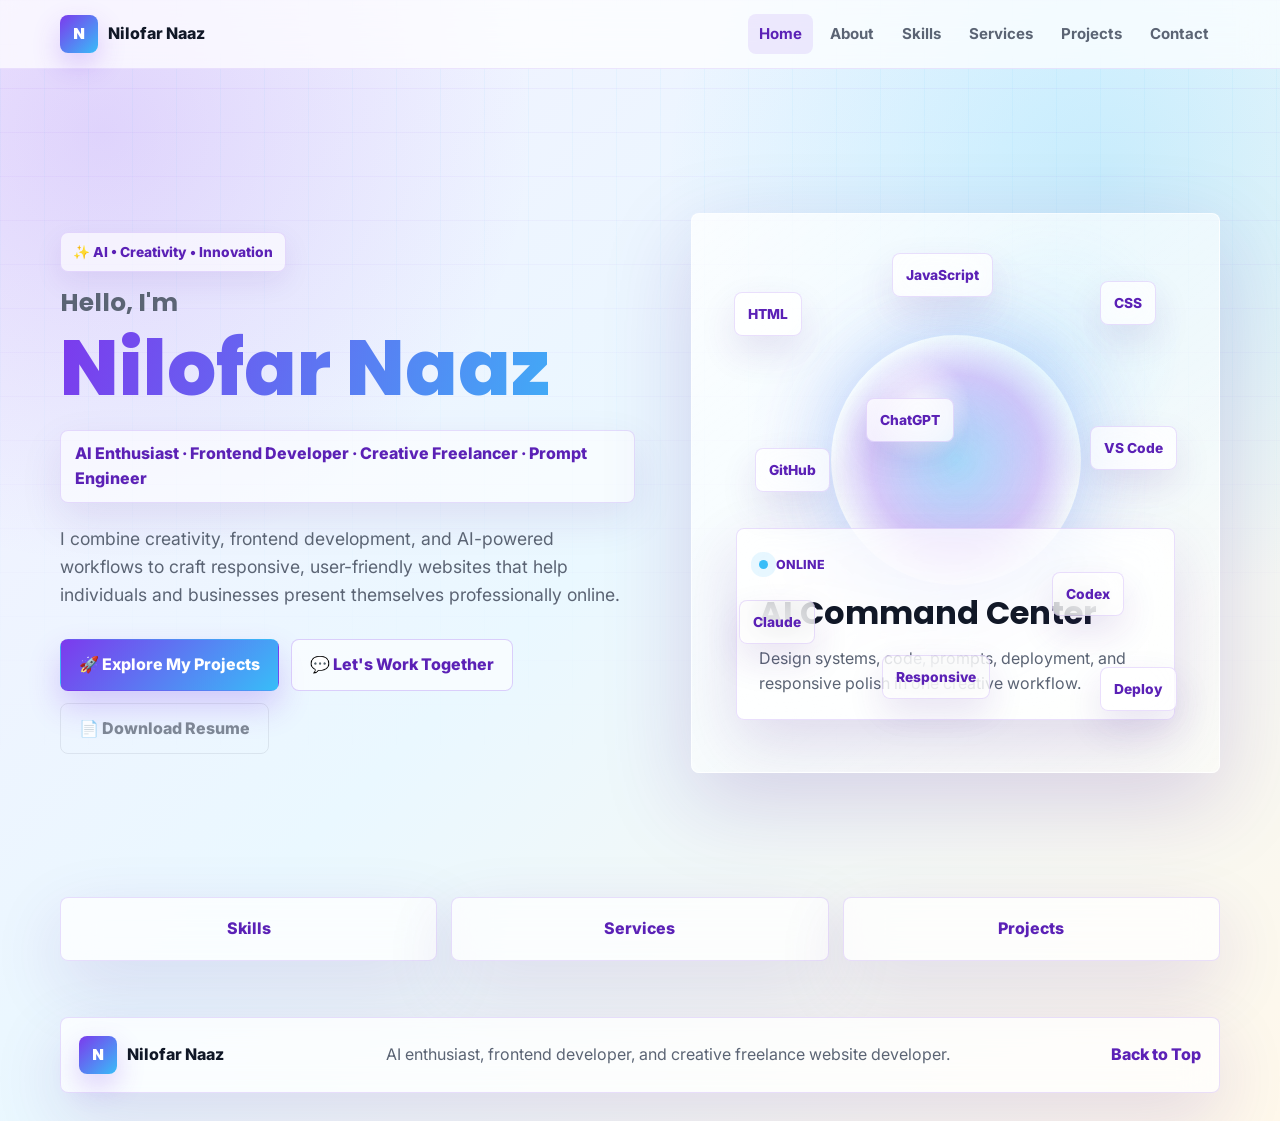
<file: index.html>
<!doctype html>
<html lang="en">
  <head>
    <meta charset="utf-8" />
    <meta name="viewport" content="width=device-width,initial-scale=1" />
    <meta
      name="description"
      content="Nilofar Naaz is an AI enthusiast, frontend developer, prompt engineer, and creative freelance website developer."
    />
    <title>Nilofar Naaz | AI & Frontend Portfolio</title>
    <link rel="preconnect" href="https://fonts.googleapis.com" />
    <link rel="preconnect" href="https://fonts.gstatic.com" crossorigin />
    <link
      href="https://fonts.googleapis.com/css2?family=Inter:wght@400;500;600;700;800&family=Poppins:wght@600;700;800&display=swap"
      rel="stylesheet"
    />
    <link rel="stylesheet" href="css/style.css" />
  </head>
  <body>
    <header class="site-header">
      <nav class="site-nav" aria-label="Primary navigation">
        <a href="index.html" class="logo" aria-label="Nilofar Naaz home">
          <span class="logo-mark">N</span>
          <span>Nilofar Naaz</span>
        </a>
        <ul class="nav-links">
          <li><a href="index.html" aria-current="page">Home</a></li>
          <li><a href="about.html">About</a></li>
          <li><a href="skills.html">Skills</a></li>
          <li><a href="services.html">Services</a></li>
          <li><a href="projects.html">Projects</a></li>
          <li><a href="contact.html">Contact</a></li>
        </ul>
      </nav>
    </header>

    <main>
      <section class="hero" id="home">
        <div class="hero-content">
          <p class="eyebrow">✨ AI • Creativity • Innovation</p>
          <h1>
            <span class="hero-kicker">Hello, I'm</span>
            <span class="hero-name">Nilofar Naaz</span>
          </h1>
          <p class="role-line">
            AI Enthusiast · Frontend Developer · Creative Freelancer · Prompt Engineer
          </p>
          <p class="hero-subtitle">
            I combine creativity, frontend development, and AI-powered workflows
            to craft responsive, user-friendly websites that help individuals
            and businesses present themselves professionally online.
          </p>

          <div class="hero-actions" aria-label="Primary actions">
            <a href="projects.html" class="btn">🚀 Explore My Projects</a>
            <a href="contact.html" class="btn btn-outline">💬 Let's Work Together</a>
            <span class="btn btn-ghost is-disabled" aria-disabled="true">📄 Download Resume</span>
          </div>
        </div>

        <div class="hero-visual command-center" aria-label="AI Command Center visual">
          <div class="command-orb"></div>
          <div class="command-panel">
            <span class="panel-status">Online</span>
            <strong>AI Command Center</strong>
            <p>Design systems, code, prompts, deployment, and responsive polish in one creative workflow.</p>
          </div>
          <span class="tool-chip chip-html">HTML</span>
          <span class="tool-chip chip-css">CSS</span>
          <span class="tool-chip chip-js">JavaScript</span>
          <span class="tool-chip chip-github">GitHub</span>
          <span class="tool-chip chip-vscode">VS Code</span>
          <span class="tool-chip chip-chatgpt">ChatGPT</span>
          <span class="tool-chip chip-claude">Claude</span>
          <span class="tool-chip chip-codex">Codex</span>
          <span class="tool-chip chip-responsive">Responsive</span>
          <span class="tool-chip chip-deploy">Deploy</span>
        </div>
      </section>

      <section class="preview-band" aria-label="Portfolio sections preview">
        <a class="preview-pill" href="skills.html">Skills</a>
        <a class="preview-pill" href="services.html">Services</a>
        <a class="preview-pill" href="projects.html">Projects</a>
      </section>
    </main>

    <footer class="site-footer">
      <div class="footer-inner">
        <a href="index.html" class="logo" aria-label="Nilofar Naaz home">
          <span class="logo-mark">N</span>
          <span>Nilofar Naaz</span>
        </a>
        <p>AI enthusiast, frontend developer, and creative freelance website developer.</p>
        <a href="#home" class="footer-link">Back to Top</a>
      </div>
    </footer>

    <script src="js/main.js"></script>
  </body>
</html>
</file>
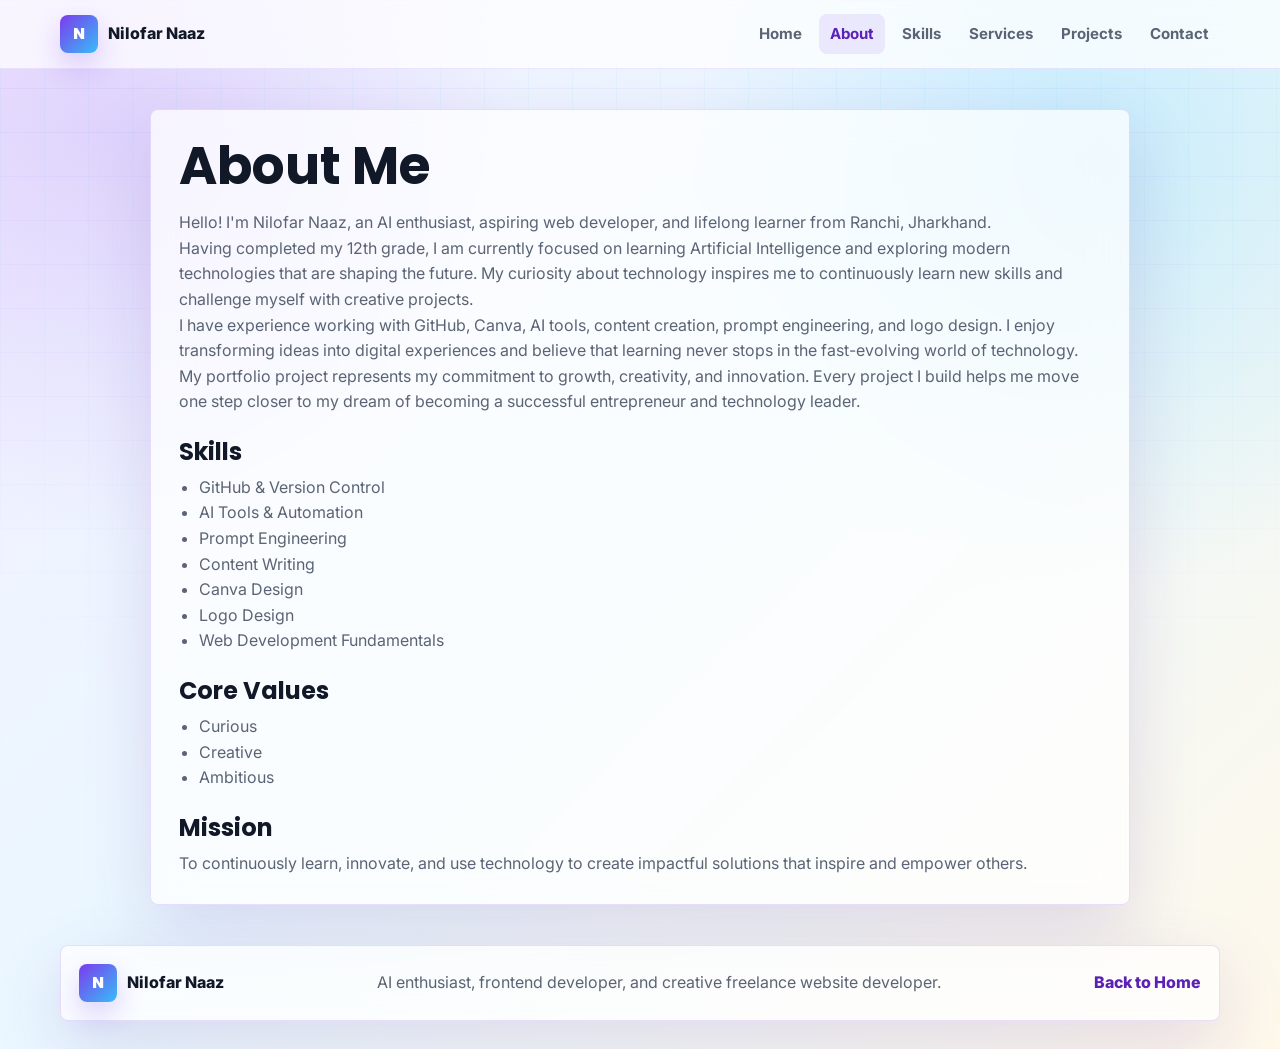
<file: about.html>
<!doctype html>
<html lang="en">
  <head>
    <meta charset="utf-8" />
    <meta name="viewport" content="width=device-width,initial-scale=1" />
    <meta
      name="description"
      content="Learn about Nilofar Naaz, an AI enthusiast, frontend developer, creative designer, and lifelong learner."
    />
    <title>About Nilofar Naaz | AI & Frontend Portfolio</title>
    <link rel="preconnect" href="https://fonts.googleapis.com" />
    <link rel="preconnect" href="https://fonts.gstatic.com" crossorigin />
    <link
      href="https://fonts.googleapis.com/css2?family=Inter:wght@400;500;600;700;800&family=Poppins:wght@600;700;800&display=swap"
      rel="stylesheet"
    />
    <link rel="stylesheet" href="css/style.css" />
  </head>
  <body>
    <header class="site-header">
      <nav class="site-nav" aria-label="Primary navigation">
        <a href="index.html" class="logo" aria-label="Nilofar Naaz home">
          <span class="logo-mark">N</span>
          <span>Nilofar Naaz</span>
        </a>
        <ul class="nav-links">
          <li><a href="index.html">Home</a></li>
          <li><a href="about.html" aria-current="page">About</a></li>
          <li><a href="skills.html">Skills</a></li>
          <li><a href="services.html">Services</a></li>
          <li><a href="projects.html">Projects</a></li>
          <li><a href="contact.html">Contact</a></li>
        </ul>
      </nav>
    </header>

    <main>
      <section class="about">
        <h1>About Me</h1>
        <p>Hello! I'm Nilofar Naaz, an AI enthusiast, aspiring web developer, and lifelong learner from Ranchi, Jharkhand.</p>
        <p>Having completed my 12th grade, I am currently focused on learning Artificial Intelligence and exploring modern technologies that are shaping the future. My curiosity about technology inspires me to continuously learn new skills and challenge myself with creative projects.</p>
        <p>I have experience working with GitHub, Canva, AI tools, content creation, prompt engineering, and logo design. I enjoy transforming ideas into digital experiences and believe that learning never stops in the fast-evolving world of technology.</p>
        <p>My portfolio project represents my commitment to growth, creativity, and innovation. Every project I build helps me move one step closer to my dream of becoming a successful entrepreneur and technology leader.</p>

        <h2>Skills</h2>
        <ul>
          <li>GitHub & Version Control</li>
          <li>AI Tools & Automation</li>
          <li>Prompt Engineering</li>
          <li>Content Writing</li>
          <li>Canva Design</li>
          <li>Logo Design</li>
          <li>Web Development Fundamentals</li>
        </ul>

        <h2>Core Values</h2>
        <ul>
          <li>Curious</li>
          <li>Creative</li>
          <li>Ambitious</li>
        </ul>

        <h2>Mission</h2>
        <p>To continuously learn, innovate, and use technology to create impactful solutions that inspire and empower others.</p>
      </section>
    </main>

    <footer class="site-footer">
      <div class="footer-inner">
        <a href="index.html" class="logo" aria-label="Nilofar Naaz home">
          <span class="logo-mark">N</span>
          <span>Nilofar Naaz</span>
        </a>
        <p>AI enthusiast, frontend developer, and creative freelance website developer.</p>
        <a href="index.html" class="footer-link">Back to Home</a>
      </div>
    </footer>

    <script src="js/main.js"></script>
  </body>
</html>
</file>
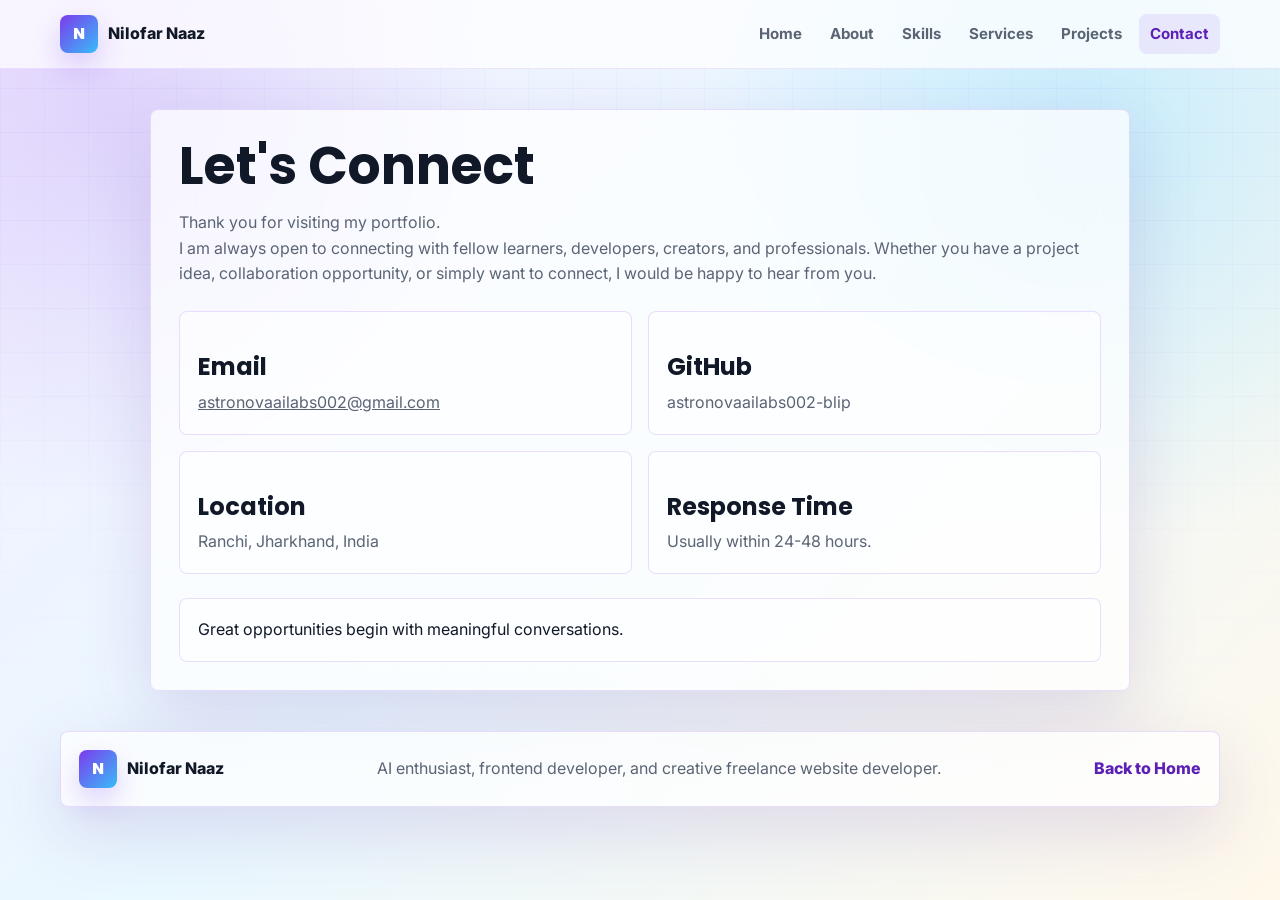
<file: contact.html>
<!doctype html>
<html lang="en">
  <head>
    <meta charset="utf-8" />
    <meta name="viewport" content="width=device-width,initial-scale=1" />
    <meta
      name="description"
      content="Contact Nilofar Naaz for portfolio websites, business websites, creative design, and AI-powered web development support."
    />
    <title>Contact Nilofar Naaz | AI & Frontend Portfolio</title>
    <link rel="preconnect" href="https://fonts.googleapis.com" />
    <link rel="preconnect" href="https://fonts.gstatic.com" crossorigin />
    <link
      href="https://fonts.googleapis.com/css2?family=Inter:wght@400;500;600;700;800&family=Poppins:wght@600;700;800&display=swap"
      rel="stylesheet"
    />
    <link rel="stylesheet" href="css/style.css" />
  </head>
  <body>
    <header class="site-header">
      <nav class="site-nav" aria-label="Primary navigation">
        <a href="index.html" class="logo" aria-label="Nilofar Naaz home">
          <span class="logo-mark">N</span>
          <span>Nilofar Naaz</span>
        </a>
        <ul class="nav-links">
          <li><a href="index.html">Home</a></li>
          <li><a href="about.html">About</a></li>
          <li><a href="skills.html">Skills</a></li>
          <li><a href="services.html">Services</a></li>
          <li><a href="projects.html">Projects</a></li>
          <li><a href="contact.html" aria-current="page">Contact</a></li>
        </ul>
      </nav>
    </header>

    <main>
      <section class="contact">
        <h1>Let's Connect</h1>
        <p>Thank you for visiting my portfolio.</p>
        <p>I am always open to connecting with fellow learners, developers, creators, and professionals. Whether you have a project idea, collaboration opportunity, or simply want to connect, I would be happy to hear from you.</p>

        <div class="contact-grid">
          <div>
            <h2>Email</h2>
            <p><a href="mailto:astronovaailabs002@gmail.com">astronovaailabs002@gmail.com</a></p>
          </div>
          <div>
            <h2>GitHub</h2>
            <p>astronovaailabs002-blip</p>
          </div>
          <div>
            <h2>Location</h2>
            <p>Ranchi, Jharkhand, India</p>
          </div>
          <div>
            <h2>Response Time</h2>
            <p>Usually within 24-48 hours.</p>
          </div>
        </div>

        <blockquote>Great opportunities begin with meaningful conversations.</blockquote>
      </section>
    </main>

    <footer class="site-footer">
      <div class="footer-inner">
        <a href="index.html" class="logo" aria-label="Nilofar Naaz home">
          <span class="logo-mark">N</span>
          <span>Nilofar Naaz</span>
        </a>
        <p>AI enthusiast, frontend developer, and creative freelance website developer.</p>
        <a href="index.html" class="footer-link">Back to Home</a>
      </div>
    </footer>

    <script src="js/main.js"></script>
  </body>
</html>
</file>
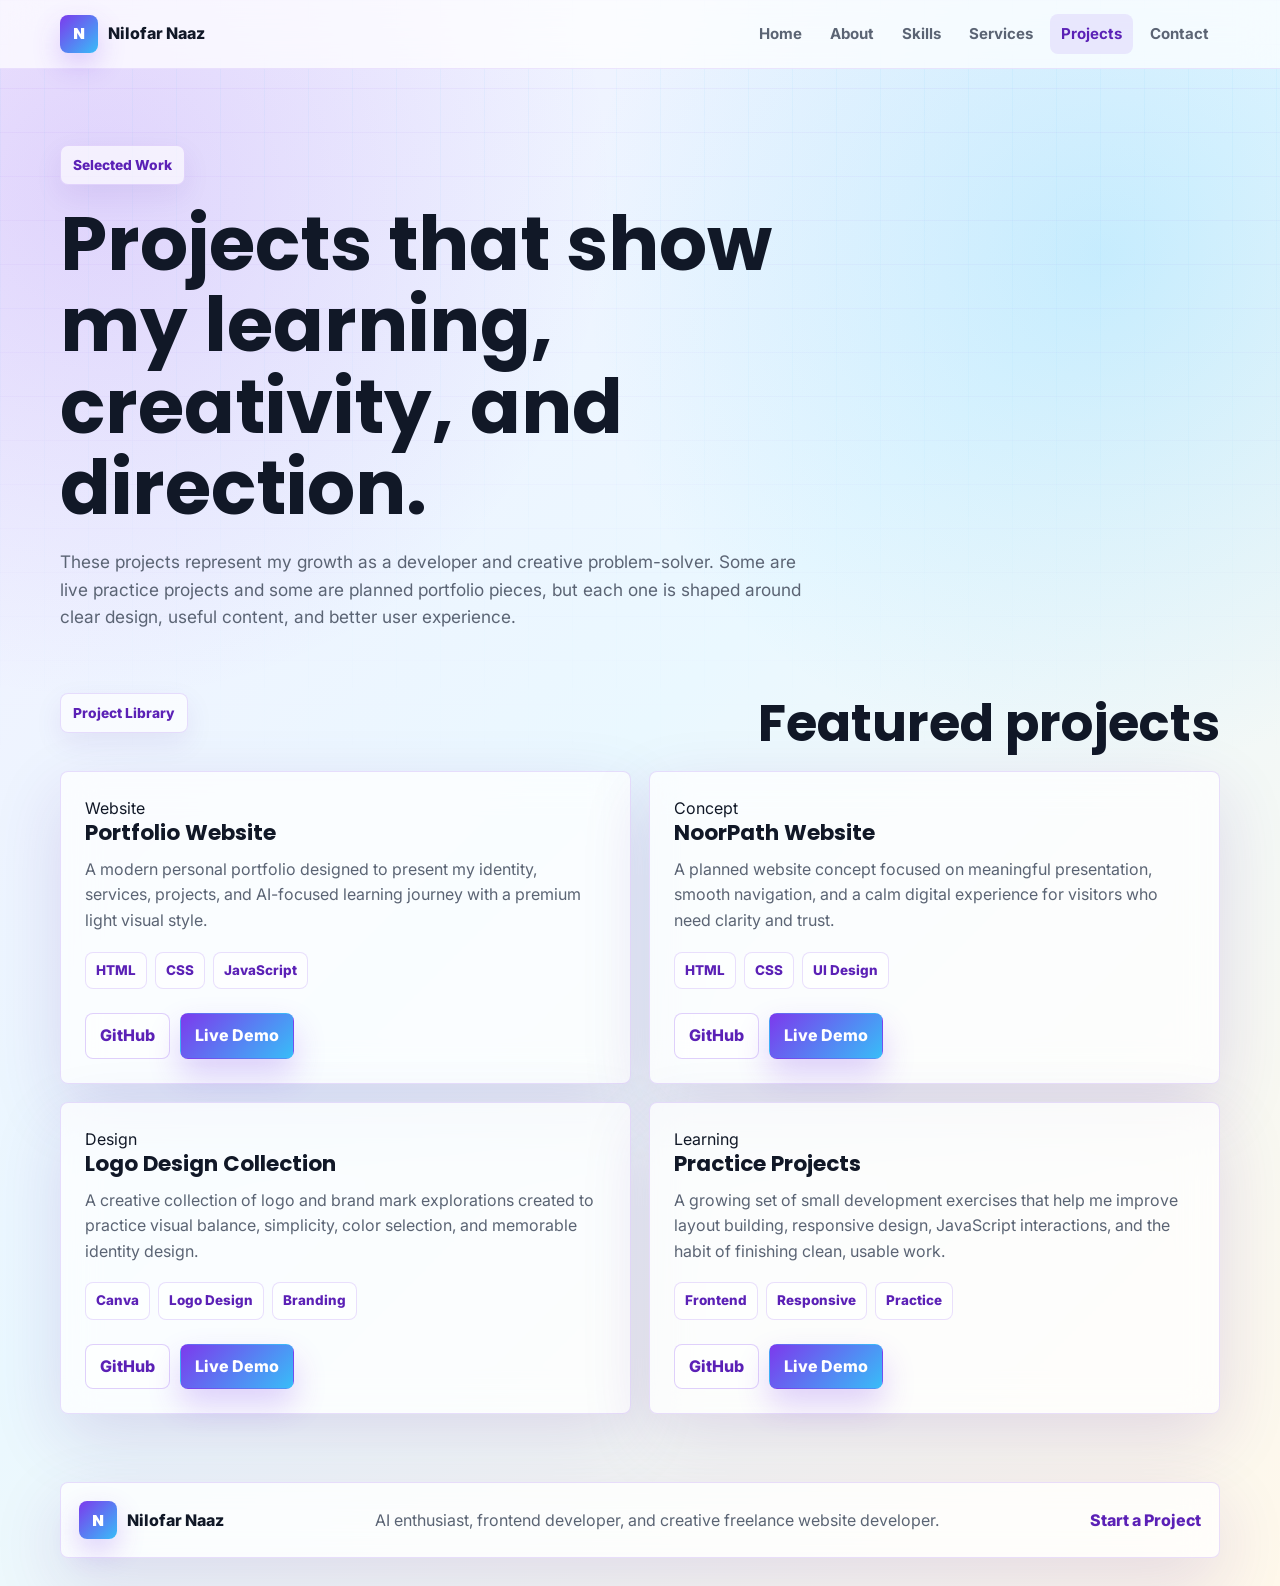
<file: projects.html>
<!doctype html>
<html lang="en">
  <head>
    <meta charset="utf-8" />
    <meta name="viewport" content="width=device-width,initial-scale=1" />
    <meta
      name="description"
      content="View selected portfolio, website, logo design, and practice projects by Nilofar Naaz."
    />
    <title>Projects | Nilofar Naaz Portfolio</title>
    <link rel="preconnect" href="https://fonts.googleapis.com" />
    <link rel="preconnect" href="https://fonts.gstatic.com" crossorigin />
    <link
      href="https://fonts.googleapis.com/css2?family=Inter:wght@400;500;600;700;800&family=Poppins:wght@600;700;800&display=swap"
      rel="stylesheet"
    />
    <link rel="stylesheet" href="css/style.css" />
  </head>
  <body>
    <header class="site-header">
      <nav class="site-nav" aria-label="Primary navigation">
        <a href="index.html" class="logo" aria-label="Nilofar Naaz home">
          <span class="logo-mark">N</span>
          <span>Nilofar Naaz</span>
        </a>
        <ul class="nav-links">
          <li><a href="index.html">Home</a></li>
          <li><a href="about.html">About</a></li>
          <li><a href="skills.html">Skills</a></li>
          <li><a href="services.html">Services</a></li>
          <li><a href="projects.html" aria-current="page">Projects</a></li>
          <li><a href="contact.html">Contact</a></li>
        </ul>
      </nav>
    </header>

    <main>
      <section class="page-hero">
        <p class="eyebrow">Selected Work</p>
        <h1>Projects that show my learning, creativity, and direction.</h1>
        <p>
          These projects represent my growth as a developer and creative
          problem-solver. Some are live practice projects and some are planned
          portfolio pieces, but each one is shaped around clear design, useful
          content, and better user experience.
        </p>
      </section>

      <section class="page-section">
        <div class="section-header">
          <p class="eyebrow">Project Library</p>
          <h2>Featured projects</h2>
        </div>

        <div class="card-grid project-grid">
          <article class="content-card project-card">
            <span class="card-label">Website</span>
            <h3>Portfolio Website</h3>
            <p>
              A modern personal portfolio designed to present my identity,
              services, projects, and AI-focused learning journey with a premium
              light visual style.
            </p>
            <ul class="tag-list">
              <li>HTML</li>
              <li>CSS</li>
              <li>JavaScript</li>
            </ul>
            <div class="project-actions">
              <a href="#" class="btn btn-outline">GitHub</a>
              <a href="#" class="btn">Live Demo</a>
            </div>
          </article>

          <article class="content-card project-card">
            <span class="card-label">Concept</span>
            <h3>NoorPath Website</h3>
            <p>
              A planned website concept focused on meaningful presentation,
              smooth navigation, and a calm digital experience for visitors who
              need clarity and trust.
            </p>
            <ul class="tag-list">
              <li>HTML</li>
              <li>CSS</li>
              <li>UI Design</li>
            </ul>
            <div class="project-actions">
              <a href="#" class="btn btn-outline">GitHub</a>
              <a href="#" class="btn">Live Demo</a>
            </div>
          </article>

          <article class="content-card project-card">
            <span class="card-label">Design</span>
            <h3>Logo Design Collection</h3>
            <p>
              A creative collection of logo and brand mark explorations created
              to practice visual balance, simplicity, color selection, and
              memorable identity design.
            </p>
            <ul class="tag-list">
              <li>Canva</li>
              <li>Logo Design</li>
              <li>Branding</li>
            </ul>
            <div class="project-actions">
              <a href="#" class="btn btn-outline">GitHub</a>
              <a href="#" class="btn">Live Demo</a>
            </div>
          </article>

          <article class="content-card project-card">
            <span class="card-label">Learning</span>
            <h3>Practice Projects</h3>
            <p>
              A growing set of small development exercises that help me improve
              layout building, responsive design, JavaScript interactions, and
              the habit of finishing clean, usable work.
            </p>
            <ul class="tag-list">
              <li>Frontend</li>
              <li>Responsive</li>
              <li>Practice</li>
            </ul>
            <div class="project-actions">
              <a href="#" class="btn btn-outline">GitHub</a>
              <a href="#" class="btn">Live Demo</a>
            </div>
          </article>
        </div>
      </section>
    </main>

    <footer class="site-footer">
      <div class="footer-inner">
        <a href="index.html" class="logo" aria-label="Nilofar Naaz home">
          <span class="logo-mark">N</span>
          <span>Nilofar Naaz</span>
        </a>
        <p>AI enthusiast, frontend developer, and creative freelance website developer.</p>
        <a href="contact.html" class="footer-link">Start a Project</a>
      </div>
    </footer>

    <script src="js/main.js"></script>
  </body>
</html>
</file>
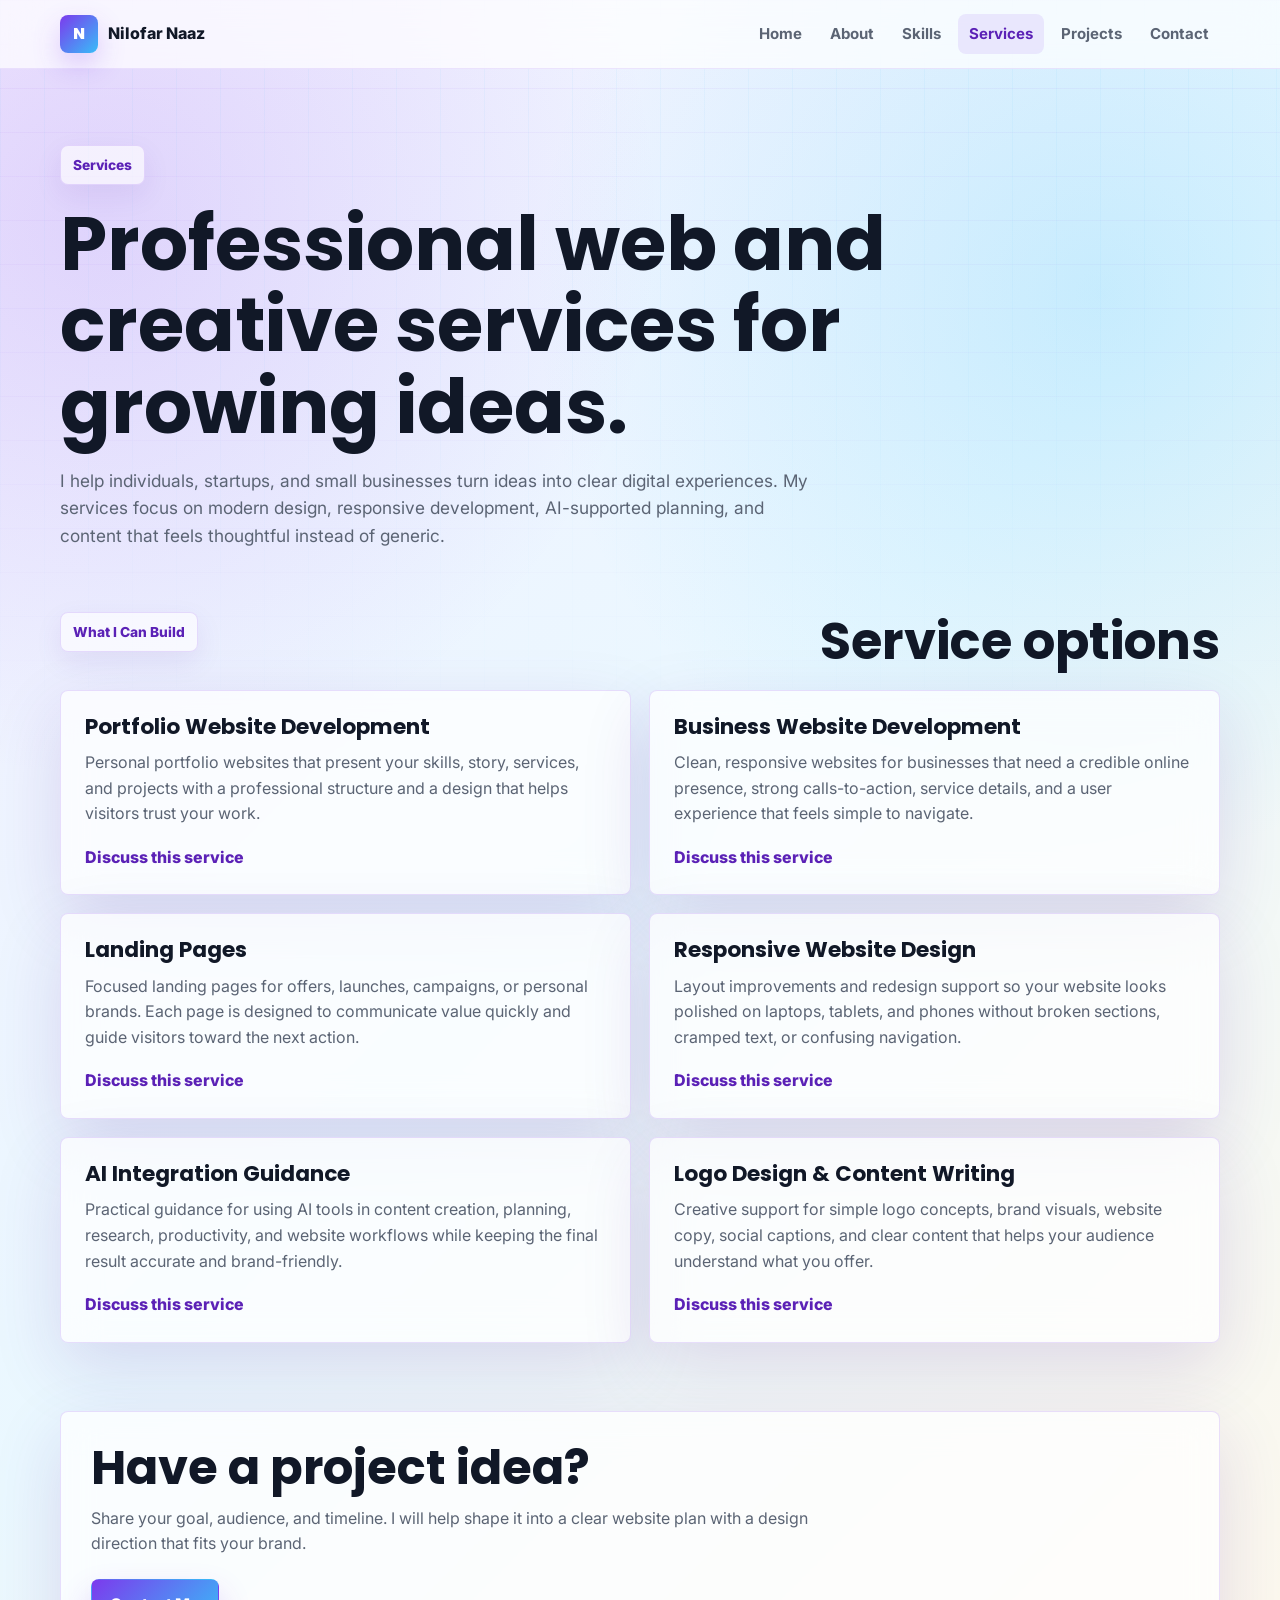
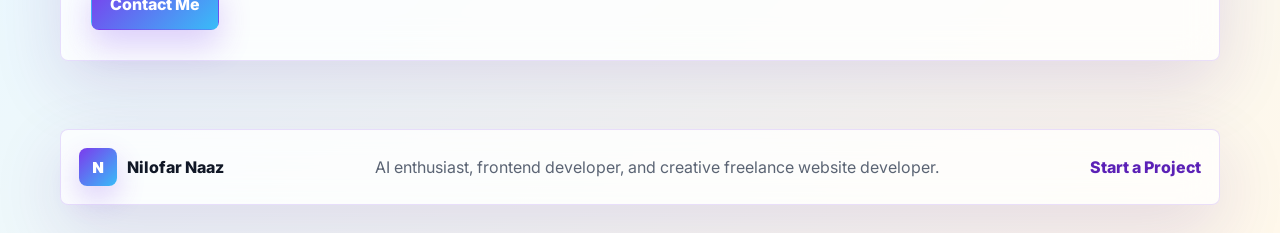
<file: services.html>
<!doctype html>
<html lang="en">
  <head>
    <meta charset="utf-8" />
    <meta name="viewport" content="width=device-width,initial-scale=1" />
    <meta
      name="description"
      content="Professional website, landing page, AI guidance, logo design, and content services by Nilofar Naaz."
    />
    <title>Services | Nilofar Naaz Portfolio</title>
    <link rel="preconnect" href="https://fonts.googleapis.com" />
    <link rel="preconnect" href="https://fonts.gstatic.com" crossorigin />
    <link
      href="https://fonts.googleapis.com/css2?family=Inter:wght@400;500;600;700;800&family=Poppins:wght@600;700;800&display=swap"
      rel="stylesheet"
    />
    <link rel="stylesheet" href="css/style.css" />
  </head>
  <body>
    <header class="site-header">
      <nav class="site-nav" aria-label="Primary navigation">
        <a href="index.html" class="logo" aria-label="Nilofar Naaz home">
          <span class="logo-mark">N</span>
          <span>Nilofar Naaz</span>
        </a>
        <ul class="nav-links">
          <li><a href="index.html">Home</a></li>
          <li><a href="about.html">About</a></li>
          <li><a href="skills.html">Skills</a></li>
          <li><a href="services.html" aria-current="page">Services</a></li>
          <li><a href="projects.html">Projects</a></li>
          <li><a href="contact.html">Contact</a></li>
        </ul>
      </nav>
    </header>

    <main>
      <section class="page-hero">
        <p class="eyebrow">Services</p>
        <h1>Professional web and creative services for growing ideas.</h1>
        <p>
          I help individuals, startups, and small businesses turn ideas into
          clear digital experiences. My services focus on modern design,
          responsive development, AI-supported planning, and content that feels
          thoughtful instead of generic.
        </p>
      </section>

      <section class="page-section">
        <div class="section-header">
          <p class="eyebrow">What I Can Build</p>
          <h2>Service options</h2>
        </div>

        <div class="card-grid">
          <article class="content-card">
            <h3>Portfolio Website Development</h3>
            <p>
              Personal portfolio websites that present your skills, story,
              services, and projects with a professional structure and a design
              that helps visitors trust your work.
            </p>
            <a href="contact.html" class="text-link">Discuss this service</a>
          </article>

          <article class="content-card">
            <h3>Business Website Development</h3>
            <p>
              Clean, responsive websites for businesses that need a credible
              online presence, strong calls-to-action, service details, and a
              user experience that feels simple to navigate.
            </p>
            <a href="contact.html" class="text-link">Discuss this service</a>
          </article>

          <article class="content-card">
            <h3>Landing Pages</h3>
            <p>
              Focused landing pages for offers, launches, campaigns, or personal
              brands. Each page is designed to communicate value quickly and
              guide visitors toward the next action.
            </p>
            <a href="contact.html" class="text-link">Discuss this service</a>
          </article>

          <article class="content-card">
            <h3>Responsive Website Design</h3>
            <p>
              Layout improvements and redesign support so your website looks
              polished on laptops, tablets, and phones without broken sections,
              cramped text, or confusing navigation.
            </p>
            <a href="contact.html" class="text-link">Discuss this service</a>
          </article>

          <article class="content-card">
            <h3>AI Integration Guidance</h3>
            <p>
              Practical guidance for using AI tools in content creation,
              planning, research, productivity, and website workflows while
              keeping the final result accurate and brand-friendly.
            </p>
            <a href="contact.html" class="text-link">Discuss this service</a>
          </article>

          <article class="content-card">
            <h3>Logo Design & Content Writing</h3>
            <p>
              Creative support for simple logo concepts, brand visuals, website
              copy, social captions, and clear content that helps your audience
              understand what you offer.
            </p>
            <a href="contact.html" class="text-link">Discuss this service</a>
          </article>
        </div>
      </section>

      <section class="cta-panel">
        <h2>Have a project idea?</h2>
        <p>
          Share your goal, audience, and timeline. I will help shape it into a
          clear website plan with a design direction that fits your brand.
        </p>
        <a href="contact.html" class="btn">Contact Me</a>
      </section>
    </main>

    <footer class="site-footer">
      <div class="footer-inner">
        <a href="index.html" class="logo" aria-label="Nilofar Naaz home">
          <span class="logo-mark">N</span>
          <span>Nilofar Naaz</span>
        </a>
        <p>AI enthusiast, frontend developer, and creative freelance website developer.</p>
        <a href="contact.html" class="footer-link">Start a Project</a>
      </div>
    </footer>

    <script src="js/main.js"></script>
  </body>
</html>
</file>
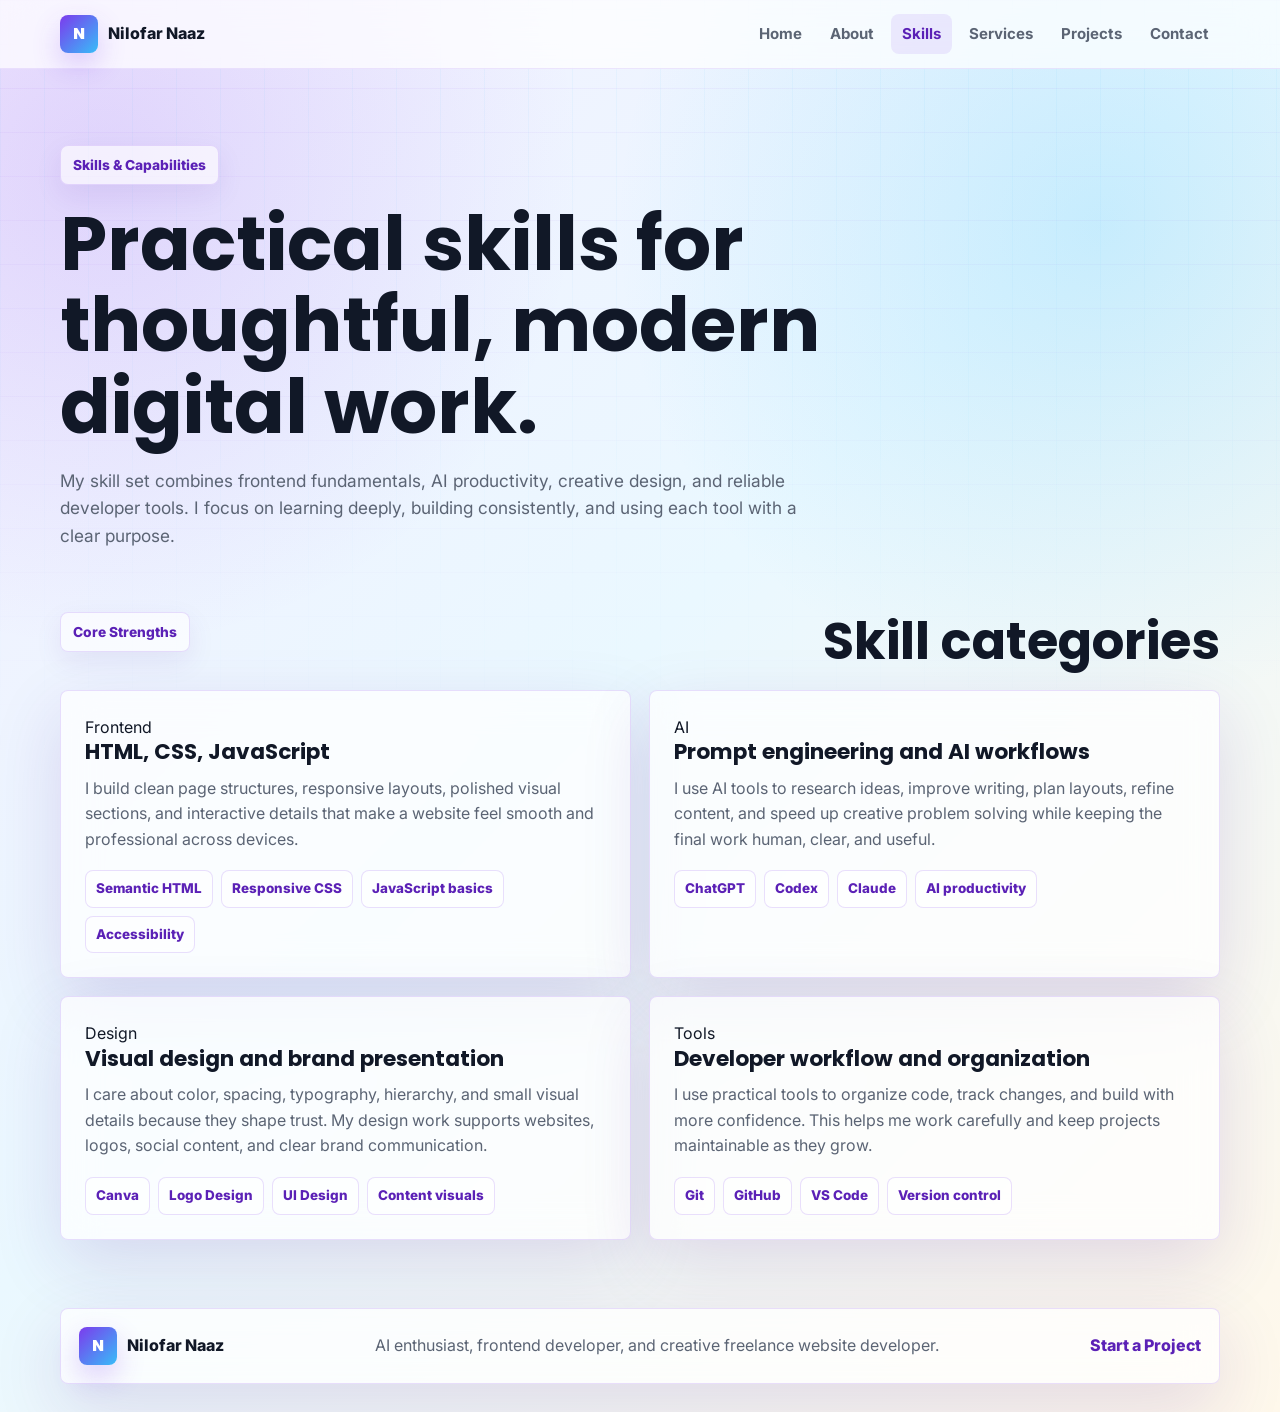
<file: skills.html>
<!doctype html>
<html lang="en">
  <head>
    <meta charset="utf-8" />
    <meta name="viewport" content="width=device-width,initial-scale=1" />
    <meta
      name="description"
      content="Explore Nilofar Naaz's frontend, AI, design, and developer tool skills for modern website projects."
    />
    <title>Skills | Nilofar Naaz Portfolio</title>
    <link rel="preconnect" href="https://fonts.googleapis.com" />
    <link rel="preconnect" href="https://fonts.gstatic.com" crossorigin />
    <link
      href="https://fonts.googleapis.com/css2?family=Inter:wght@400;500;600;700;800&family=Poppins:wght@600;700;800&display=swap"
      rel="stylesheet"
    />
    <link rel="stylesheet" href="css/style.css" />
  </head>
  <body>
    <header class="site-header">
      <nav class="site-nav" aria-label="Primary navigation">
        <a href="index.html" class="logo" aria-label="Nilofar Naaz home">
          <span class="logo-mark">N</span>
          <span>Nilofar Naaz</span>
        </a>
        <ul class="nav-links">
          <li><a href="index.html">Home</a></li>
          <li><a href="about.html">About</a></li>
          <li><a href="skills.html" aria-current="page">Skills</a></li>
          <li><a href="services.html">Services</a></li>
          <li><a href="projects.html">Projects</a></li>
          <li><a href="contact.html">Contact</a></li>
        </ul>
      </nav>
    </header>

    <main>
      <section class="page-hero">
        <p class="eyebrow">Skills & Capabilities</p>
        <h1>Practical skills for thoughtful, modern digital work.</h1>
        <p>
          My skill set combines frontend fundamentals, AI productivity, creative
          design, and reliable developer tools. I focus on learning deeply,
          building consistently, and using each tool with a clear purpose.
        </p>
      </section>

      <section class="page-section">
        <div class="section-header">
          <p class="eyebrow">Core Strengths</p>
          <h2>Skill categories</h2>
        </div>

        <div class="card-grid">
          <article class="content-card">
            <span class="card-label">Frontend</span>
            <h3>HTML, CSS, JavaScript</h3>
            <p>
              I build clean page structures, responsive layouts, polished visual
              sections, and interactive details that make a website feel smooth
              and professional across devices.
            </p>
            <ul class="tag-list">
              <li>Semantic HTML</li>
              <li>Responsive CSS</li>
              <li>JavaScript basics</li>
              <li>Accessibility</li>
            </ul>
          </article>

          <article class="content-card">
            <span class="card-label">AI</span>
            <h3>Prompt engineering and AI workflows</h3>
            <p>
              I use AI tools to research ideas, improve writing, plan layouts,
              refine content, and speed up creative problem solving while keeping
              the final work human, clear, and useful.
            </p>
            <ul class="tag-list">
              <li>ChatGPT</li>
              <li>Codex</li>
              <li>Claude</li>
              <li>AI productivity</li>
            </ul>
          </article>

          <article class="content-card">
            <span class="card-label">Design</span>
            <h3>Visual design and brand presentation</h3>
            <p>
              I care about color, spacing, typography, hierarchy, and small
              visual details because they shape trust. My design work supports
              websites, logos, social content, and clear brand communication.
            </p>
            <ul class="tag-list">
              <li>Canva</li>
              <li>Logo Design</li>
              <li>UI Design</li>
              <li>Content visuals</li>
            </ul>
          </article>

          <article class="content-card">
            <span class="card-label">Tools</span>
            <h3>Developer workflow and organization</h3>
            <p>
              I use practical tools to organize code, track changes, and build
              with more confidence. This helps me work carefully and keep
              projects maintainable as they grow.
            </p>
            <ul class="tag-list">
              <li>Git</li>
              <li>GitHub</li>
              <li>VS Code</li>
              <li>Version control</li>
            </ul>
          </article>
        </div>
      </section>
    </main>

    <footer class="site-footer">
      <div class="footer-inner">
        <a href="index.html" class="logo" aria-label="Nilofar Naaz home">
          <span class="logo-mark">N</span>
          <span>Nilofar Naaz</span>
        </a>
        <p>AI enthusiast, frontend developer, and creative freelance website developer.</p>
        <a href="contact.html" class="footer-link">Start a Project</a>
      </div>
    </footer>

    <script src="js/main.js"></script>
  </body>
</html>
</file>
<file: css/style.css>
/* Premium portfolio foundation */
:root {
  --primary: #7c3aed;
  --primary-dark: #5b21b6;
  --secondary: #38bdf8;
  --ink: #111827;
  --muted: #5b6474;
  --soft-lavender: #f4efff;
  --soft-blue: #eaf8ff;
  --soft-cream: #fff8eb;
  --glass: rgba(255, 255, 255, 0.72);
  --glass-border: rgba(124, 58, 237, 0.16);
  --shadow: 0 24px 70px rgba(76, 29, 149, 0.14);
  --radius: 8px;
}

* {
  box-sizing: border-box;
  margin: 0;
  padding: 0;
}

html {
  scroll-behavior: smooth;
}

body {
  min-height: 100vh;
  overflow-x: hidden;
  color: var(--ink);
  font-family: "Inter", "Segoe UI", Arial, sans-serif;
  line-height: 1.6;
  background:
    radial-gradient(circle at 8% 12%, rgba(124, 58, 237, 0.16), transparent 28%),
    radial-gradient(circle at 86% 16%, rgba(56, 189, 248, 0.2), transparent 30%),
    linear-gradient(135deg, var(--soft-lavender) 0%, var(--soft-blue) 48%, var(--soft-cream) 100%);
}

body::before {
  content: "";
  position: fixed;
  inset: 0;
  z-index: -1;
  background-image:
    linear-gradient(rgba(124, 58, 237, 0.06) 1px, transparent 1px),
    linear-gradient(90deg, rgba(56, 189, 248, 0.06) 1px, transparent 1px);
  background-size: 44px 44px;
  mask-image: linear-gradient(to bottom, rgba(0, 0, 0, 0.9), transparent 86%);
}

a {
  color: inherit;
}

.site-header,
body > header:not(.site-header) {
  position: sticky;
  top: 0;
  z-index: 20;
  border-bottom: 1px solid rgba(124, 58, 237, 0.12);
  background: rgba(255, 255, 255, 0.72);
  backdrop-filter: blur(18px);
}

.site-nav,
body > header:not(.site-header) nav {
  width: min(1160px, calc(100% - 32px));
  margin: 0 auto;
  display: flex;
  align-items: center;
  justify-content: space-between;
  gap: 24px;
  padding: 14px 0;
}

.logo {
  display: inline-flex;
  align-items: center;
  gap: 10px;
  color: var(--ink);
  font-weight: 800;
  text-decoration: none;
  white-space: nowrap;
}

.logo-mark {
  display: grid;
  width: 38px;
  height: 38px;
  place-items: center;
  border-radius: var(--radius);
  color: #fff;
  font-family: "Poppins", sans-serif;
  background: linear-gradient(135deg, var(--primary), var(--secondary));
  box-shadow: 0 12px 28px rgba(124, 58, 237, 0.24);
}

.nav-links {
  list-style: none;
  display: flex;
  align-items: center;
  justify-content: flex-end;
  gap: 6px;
  flex-wrap: wrap;
}

.nav-links a {
  display: block;
  padding: 8px 11px;
  border-radius: var(--radius);
  color: var(--muted);
  font-size: 0.94rem;
  font-weight: 700;
  text-decoration: none;
  transition: color 0.2s ease, background-color 0.2s ease, transform 0.2s ease;
}

.nav-links a:hover,
.nav-links a:focus-visible,
.nav-links a[aria-current="page"] {
  color: var(--primary-dark);
  background: rgba(124, 58, 237, 0.1);
}

.hero {
  width: min(1160px, calc(100% - 32px));
  min-height: calc(100vh - 72px);
  margin: 0 auto;
  display: grid;
  grid-template-columns: minmax(0, 1fr) minmax(340px, 0.92fr);
  align-items: center;
  gap: 56px;
  padding: 72px 0 52px;
}

.hero-content {
  animation: slide-up 0.7s ease both;
}

.eyebrow {
  width: fit-content;
  margin-bottom: 18px;
  padding: 8px 12px;
  border: 1px solid rgba(124, 58, 237, 0.16);
  border-radius: var(--radius);
  color: var(--primary-dark);
  font-size: 0.86rem;
  font-weight: 800;
  background: rgba(255, 255, 255, 0.64);
  box-shadow: 0 10px 28px rgba(76, 29, 149, 0.08);
}

h1,
h2,
h3 {
  font-family: "Poppins", "Inter", sans-serif;
  line-height: 1.08;
  letter-spacing: 0;
}

.hero h1 {
  max-width: 760px;
  font-size: clamp(2.55rem, 6vw, 5.35rem);
  font-weight: 800;
}

.hero-kicker {
  display: block;
  margin-bottom: 10px;
  color: var(--muted);
  font-size: clamp(1.2rem, 2vw, 1.55rem);
  font-weight: 700;
}

.hero-name {
  display: block;
  color: transparent;
  background: linear-gradient(110deg, var(--primary), var(--secondary));
  background-clip: text;
  -webkit-background-clip: text;
}

.role-line {
  width: fit-content;
  margin-top: 20px;
  padding: 10px 14px;
  border: 1px solid var(--glass-border);
  border-radius: var(--radius);
  color: var(--primary-dark);
  font-weight: 800;
  background: rgba(255, 255, 255, 0.6);
  box-shadow: 0 16px 42px rgba(76, 29, 149, 0.1);
}

.hero-subtitle {
  max-width: 680px;
  margin-top: 22px;
  color: var(--muted);
  font-size: 1.1rem;
}

.hero-actions {
  display: flex;
  align-items: center;
  flex-wrap: wrap;
  gap: 12px;
  margin-top: 30px;
}

.btn {
  display: inline-flex;
  min-height: 48px;
  align-items: center;
  justify-content: center;
  padding: 12px 18px;
  border: 1px solid transparent;
  border-radius: var(--radius);
  color: #fff;
  font-weight: 800;
  text-decoration: none;
  background: linear-gradient(135deg, var(--primary), var(--secondary));
  box-shadow: 0 16px 32px rgba(124, 58, 237, 0.24);
  transition: transform 0.2s ease, box-shadow 0.2s ease, background-color 0.2s ease;
}

.btn:hover,
.btn:focus-visible {
  transform: translateY(-2px);
  box-shadow: 0 22px 42px rgba(124, 58, 237, 0.28);
}

.btn-outline {
  color: var(--primary-dark);
  border-color: rgba(124, 58, 237, 0.24);
  background: rgba(255, 255, 255, 0.62);
  box-shadow: none;
}

.btn-ghost {
  color: var(--muted);
  border-color: rgba(17, 24, 39, 0.1);
  background: transparent;
  box-shadow: none;
}

.is-disabled {
  cursor: not-allowed;
  opacity: 0.76;
}

.hero-visual {
  position: relative;
  min-height: 560px;
  border: 1px solid rgba(255, 255, 255, 0.7);
  border-radius: var(--radius);
  overflow: hidden;
  background:
    linear-gradient(145deg, rgba(255, 255, 255, 0.76), rgba(255, 255, 255, 0.38)),
    radial-gradient(circle at 50% 45%, rgba(124, 58, 237, 0.2), transparent 34%),
    radial-gradient(circle at 68% 24%, rgba(56, 189, 248, 0.24), transparent 24%);
  box-shadow: 0 28px 90px rgba(76, 29, 149, 0.18);
  animation: fade-in 0.8s 0.12s ease both;
}

.command-center {
  isolation: isolate;
}

.command-orb {
  position: absolute;
  left: 50%;
  top: 44%;
  width: min(250px, 54%);
  aspect-ratio: 1;
  transform: translate(-50%, -50%);
  border-radius: 50%;
  background:
    radial-gradient(circle at 35% 30%, rgba(255, 255, 255, 0.95), transparent 22%),
    radial-gradient(circle, rgba(56, 189, 248, 0.38), rgba(124, 58, 237, 0.24) 48%, transparent 70%);
  box-shadow:
    0 0 70px rgba(56, 189, 248, 0.24),
    0 0 90px rgba(124, 58, 237, 0.2);
}

.command-panel {
  position: absolute;
  left: 44px;
  right: 44px;
  bottom: 52px;
  z-index: 3;
  padding: 22px;
  border: 1px solid var(--glass-border);
  border-radius: var(--radius);
  background: rgba(255, 255, 255, 0.72);
  box-shadow: 0 24px 62px rgba(76, 29, 149, 0.15);
  backdrop-filter: blur(18px);
}

.command-panel strong {
  display: block;
  margin-top: 10px;
  font-family: "Poppins", sans-serif;
  font-size: clamp(1.35rem, 3vw, 2rem);
}

.command-panel p {
  margin-top: 8px;
  color: var(--muted);
}

.panel-status {
  display: inline-flex;
  align-items: center;
  gap: 8px;
  color: var(--primary-dark);
  font-size: 0.78rem;
  font-weight: 800;
  text-transform: uppercase;
}

.panel-status::before {
  content: "";
  width: 9px;
  height: 9px;
  border-radius: 50%;
  background: var(--secondary);
  box-shadow: 0 0 0 8px rgba(56, 189, 248, 0.12);
}

.tool-chip {
  position: absolute;
  z-index: 4;
  padding: 10px 13px;
  border: 1px solid var(--glass-border);
  border-radius: var(--radius);
  color: var(--primary-dark);
  font-size: 0.86rem;
  font-weight: 800;
  background: rgba(255, 255, 255, 0.7);
  box-shadow: 0 16px 36px rgba(76, 29, 149, 0.12);
  backdrop-filter: blur(18px);
  animation: float-card 6s ease-in-out infinite;
}

.chip-html {
  left: 8%;
  top: 14%;
  animation-delay: 0s;
}

.chip-css {
  right: 12%;
  top: 12%;
  animation-delay: -1.4s;
}

.chip-js {
  left: 38%;
  top: 7%;
  animation-delay: -2.2s;
}

.chip-github {
  left: 12%;
  top: 42%;
  animation-delay: -3.1s;
}

.chip-vscode {
  right: 8%;
  top: 38%;
  animation-delay: -0.8s;
}

.chip-chatgpt {
  left: 33%;
  top: 33%;
  animation-delay: -2.8s;
}

.chip-claude {
  left: 9%;
  bottom: 23%;
  animation-delay: -1.9s;
}

.chip-codex {
  right: 18%;
  bottom: 28%;
  animation-delay: -3.6s;
}

.chip-responsive {
  left: 36%;
  bottom: 13%;
  animation-delay: -0.5s;
}

.chip-deploy {
  right: 8%;
  bottom: 11%;
  animation-delay: -2.5s;
}

.preview-band {
  width: min(1160px, calc(100% - 32px));
  margin: 0 auto 56px;
  display: grid;
  grid-template-columns: repeat(3, 1fr);
  gap: 14px;
}

.preview-pill {
  padding: 18px;
  border: 1px solid var(--glass-border);
  border-radius: var(--radius);
  color: var(--primary-dark);
  font-weight: 800;
  text-align: center;
  text-decoration: none;
  background: var(--glass);
  box-shadow: var(--shadow);
  backdrop-filter: blur(18px);
  transition: transform 0.2s ease, box-shadow 0.2s ease;
}

.preview-pill:hover,
.preview-pill:focus-visible {
  transform: translateY(-3px);
}

.page-hero,
.page-section,
.cta-panel {
  width: min(1160px, calc(100% - 32px));
  margin: 0 auto;
}

.page-hero {
  padding: 76px 0 34px;
}

.page-hero h1 {
  max-width: 840px;
  font-size: clamp(2.4rem, 6vw, 4.7rem);
}

.page-hero > p:not(.eyebrow) {
  max-width: 760px;
  margin-top: 20px;
  color: var(--muted);
  font-size: 1.08rem;
}

.page-section {
  padding: 28px 0 68px;
}

.section-header {
  display: flex;
  align-items: end;
  justify-content: space-between;
  gap: 24px;
  margin-bottom: 20px;
}

.section-header h2 {
  font-size: clamp(2rem, 4vw, 3.3rem);
}

.card-grid {
  display: grid;
  grid-template-columns: repeat(2, minmax(0, 1fr));
  gap: 18px;
}

.content-card,
.cta-panel,
.site-footer {
  border: 1px solid var(--glass-border);
  border-radius: var(--radius);
  background: var(--glass);
  box-shadow: var(--shadow);
  backdrop-filter: blur(18px);
}

.content-card {
  min-height: 100%;
  padding: 24px;
  transition: transform 0.2s ease, box-shadow 0.2s ease;
}

.content-card:hover,
.content-card:focus-within {
  transform: translateY(-4px);
  box-shadow: 0 28px 74px rgba(76, 29, 149, 0.18);
}

.content-card h3 {
  margin-bottom: 12px;
  font-size: 1.35rem;
}

.content-card p {
  color: var(--muted);
}

.tag-list {
  list-style: none;
  display: flex;
  flex-wrap: wrap;
  gap: 8px;
  margin-top: 18px;
}

.tag-list li {
  padding: 7px 10px;
  border: 1px solid rgba(124, 58, 237, 0.16);
  border-radius: var(--radius);
  color: var(--primary-dark);
  font-size: 0.84rem;
  font-weight: 800;
  background: rgba(255, 255, 255, 0.58);
}

.text-link {
  display: inline-flex;
  margin-top: 18px;
  color: var(--primary-dark);
  font-weight: 800;
  text-decoration: none;
}

.text-link:hover,
.text-link:focus-visible,
.footer-link:hover,
.footer-link:focus-visible {
  text-decoration: underline;
}

.cta-panel {
  margin-bottom: 68px;
  padding: 30px;
}

.cta-panel h2 {
  font-size: clamp(1.8rem, 4vw, 3rem);
}

.cta-panel p {
  max-width: 760px;
  margin: 12px 0 22px;
  color: var(--muted);
}

.project-grid {
  grid-template-columns: repeat(2, minmax(0, 1fr));
}

.project-card {
  display: flex;
  flex-direction: column;
}

.project-actions {
  display: flex;
  flex-wrap: wrap;
  gap: 10px;
  margin-top: auto;
  padding-top: 24px;
}

.project-actions .btn {
  min-height: 42px;
  padding: 9px 14px;
}

.site-footer {
  width: min(1160px, calc(100% - 32px));
  margin: 0 auto 28px;
}

.footer-inner {
  display: flex;
  align-items: center;
  justify-content: space-between;
  gap: 18px;
  padding: 18px;
}

.footer-inner p {
  color: var(--muted);
  text-align: center;
}

.footer-link {
  color: var(--primary-dark);
  font-weight: 800;
  text-decoration: none;
  white-space: nowrap;
}

.about,
.contact {
  width: min(980px, calc(100% - 32px));
  margin: 40px auto;
  padding: 28px;
  border: 1px solid var(--glass-border);
  border-radius: var(--radius);
  background: var(--glass);
  box-shadow: var(--shadow);
  backdrop-filter: blur(18px);
}

.about h1,
.contact h1 {
  margin-bottom: 16px;
  font-size: clamp(2rem, 5vw, 3.25rem);
}

.about h2,
.contact h2 {
  margin: 24px 0 10px;
}

.about p,
.contact p,
.about li,
.contact li {
  color: var(--muted);
}

.about ul {
  padding-left: 20px;
}

.contact-grid {
  display: grid;
  grid-template-columns: repeat(2, minmax(0, 1fr));
  gap: 16px;
  margin: 24px 0;
}

.contact-grid > div,
blockquote {
  padding: 18px;
  border: 1px solid var(--glass-border);
  border-radius: var(--radius);
  background: rgba(255, 255, 255, 0.52);
}

@keyframes slide-up {
  from {
    opacity: 0;
    transform: translateY(18px);
  }

  to {
    opacity: 1;
    transform: translateY(0);
  }
}

@keyframes fade-in {
  from {
    opacity: 0;
    transform: scale(0.98);
  }

  to {
    opacity: 1;
    transform: scale(1);
  }
}

@keyframes float-card {
  0%,
  100% {
    transform: translateY(0);
  }

  50% {
    transform: translateY(-7px);
  }
}

@media (prefers-reduced-motion: reduce) {
  *,
  *::before,
  *::after {
    scroll-behavior: auto !important;
    animation-duration: 0.01ms !important;
    animation-iteration-count: 1 !important;
    transition-duration: 0.01ms !important;
  }

  .tool-chip {
    animation: none;
  }
}

@media (max-width: 900px) {
  .site-nav,
  body > header:not(.site-header) nav {
    align-items: flex-start;
    flex-direction: column;
  }

  .nav-links {
    width: 100%;
    justify-content: flex-start;
  }

  .hero {
    grid-template-columns: 1fr;
    padding-top: 42px;
  }

  .hero-visual {
    min-height: 500px;
  }
}

@media (max-width: 640px) {
  .site-nav,
  body > header:not(.site-header) nav,
  .hero,
  .preview-band,
  .page-hero,
  .page-section,
  .cta-panel,
  .site-footer,
  .about,
  .contact {
    width: min(100% - 24px, 1160px);
  }

  .logo {
    white-space: normal;
  }

  .nav-links {
    display: grid;
    grid-template-columns: repeat(2, 1fr);
  }

  .nav-links a {
    text-align: center;
  }

  .hero {
    min-height: auto;
    gap: 30px;
  }

  .hero h1 {
    font-size: clamp(2.25rem, 13vw, 3.25rem);
  }

  .role-line {
    width: 100%;
  }

  .hero-actions,
  .btn {
    width: 100%;
  }

  .hero-visual {
    min-height: 440px;
  }

  .command-panel {
    left: 18px;
    right: 18px;
    bottom: 20px;
    padding: 18px;
  }

  .tool-chip {
    padding: 8px 10px;
    font-size: 0.76rem;
  }

  .chip-html {
    left: 5%;
    top: 12%;
  }

  .chip-css {
    right: 5%;
    top: 14%;
  }

  .chip-js {
    left: 34%;
    top: 5%;
  }

  .chip-github {
    left: 7%;
    top: 35%;
  }

  .chip-vscode {
    right: 6%;
    top: 34%;
  }

  .chip-chatgpt {
    left: 30%;
    top: 25%;
  }

  .chip-claude {
    left: 6%;
    bottom: 32%;
  }

  .chip-codex {
    right: 10%;
    bottom: 34%;
  }

  .chip-responsive {
    left: 28%;
    bottom: 21%;
  }

  .chip-deploy {
    right: 5%;
    bottom: 20%;
  }

  .preview-band,
  .card-grid,
  .project-grid,
  .contact-grid {
    grid-template-columns: 1fr;
  }

  .section-header,
  .footer-inner {
    align-items: flex-start;
    flex-direction: column;
  }

  .footer-inner p {
    text-align: left;
  }

  .project-actions,
  .project-actions .btn {
    width: 100%;
  }
}
</file>
